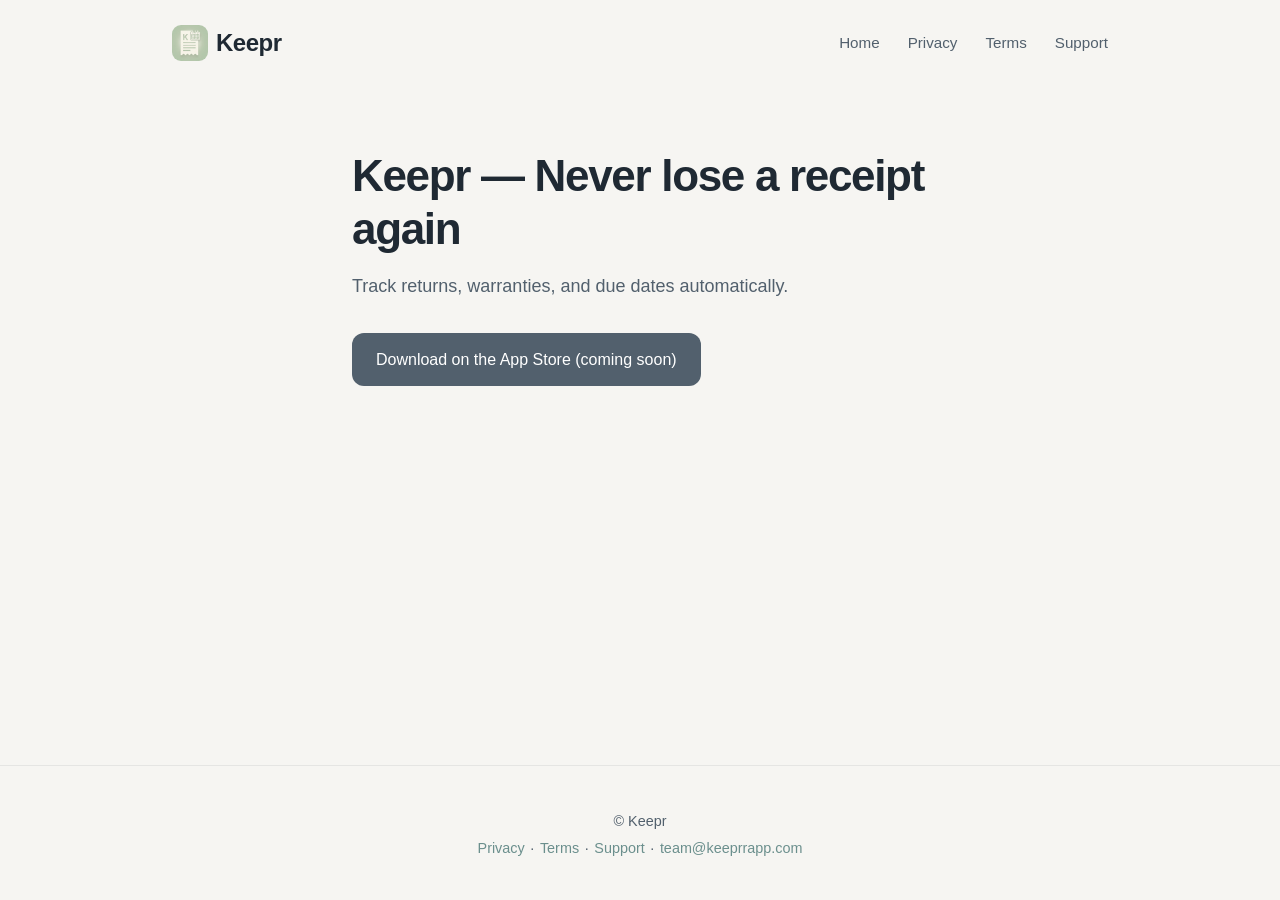
<file: index.html>
<!DOCTYPE html>
<html lang="en">
<head>
  <meta charset="UTF-8">
  <meta name="viewport" content="width=device-width, initial-scale=1">
  <title>Keepr — Never lose a receipt again</title>
  <link rel="icon" href="logo.png" type="image/png">
  <link rel="stylesheet" href="styles.css">
</head>
<body>
  <header class="site-header">
    <a href="index.html" class="site-logo"><img src="logo.png" srcset="logo.png 1x, logo@2x.png 2x" alt="" width="36" height="36">Keepr</a>
    <nav class="site-nav">
      <a href="index.html">Home</a>
      <a href="privacy.html">Privacy</a>
      <a href="terms.html">Terms</a>
      <a href="support.html">Support</a>
    </nav>
  </header>

  <main>
    <section class="hero">
      <h1>Keepr — Never lose a receipt again</h1>
      <p class="subtext">Track returns, warranties, and due dates automatically.</p>
      <a href="#" class="cta-button soon">Download on the App Store (coming soon)</a>
    </section>
  </main>

  <footer class="site-footer">
    <p>© Keepr</p>
    <nav class="footer-nav">
      <a href="privacy.html">Privacy</a>
      <span>·</span>
      <a href="terms.html">Terms</a>
      <span>·</span>
      <a href="support.html">Support</a>
      <span>·</span>
      <a href="mailto:team@keeprrapp.com">team@keeprrapp.com</a>
    </nav>
  </footer>
</body>
</html>
</file>
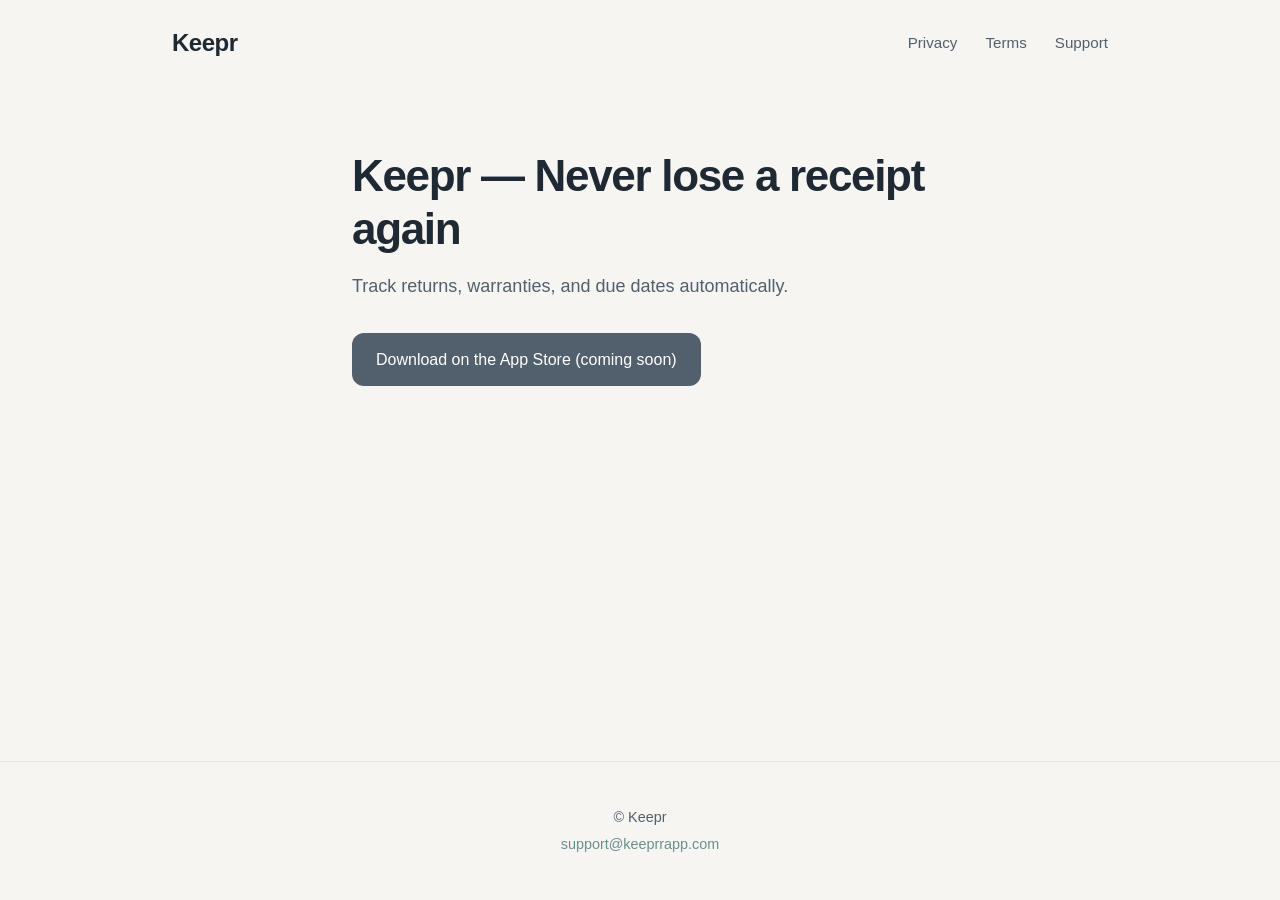
<file: public/index.html>
<!DOCTYPE html>
<html lang="en">
<head>
  <meta charset="UTF-8">
  <meta name="viewport" content="width=device-width, initial-scale=1.0">
  <title>Keepr — Never lose a receipt again</title>
  <link rel="stylesheet" href="styles.css">
</head>
<body>
  <header class="site-header">
    <a href="index.html" class="site-logo">Keepr</a>
    <nav class="site-nav">
      <a href="privacy.html">Privacy</a>
      <a href="terms.html">Terms</a>
      <a href="support.html">Support</a>
    </nav>
  </header>

  <main>
    <section class="hero">
      <h1>Keepr — Never lose a receipt again</h1>
      <p class="subtext">Track returns, warranties, and due dates automatically.</p>
      <a href="#" class="cta-button soon">Download on the App Store (coming soon)</a>
    </section>
  </main>

  <footer class="site-footer">
    <p>© Keepr</p>
    <p><a href="mailto:support@keeprrapp.com">support@keeprrapp.com</a></p>
  </footer>
</body>
</html>
</file>
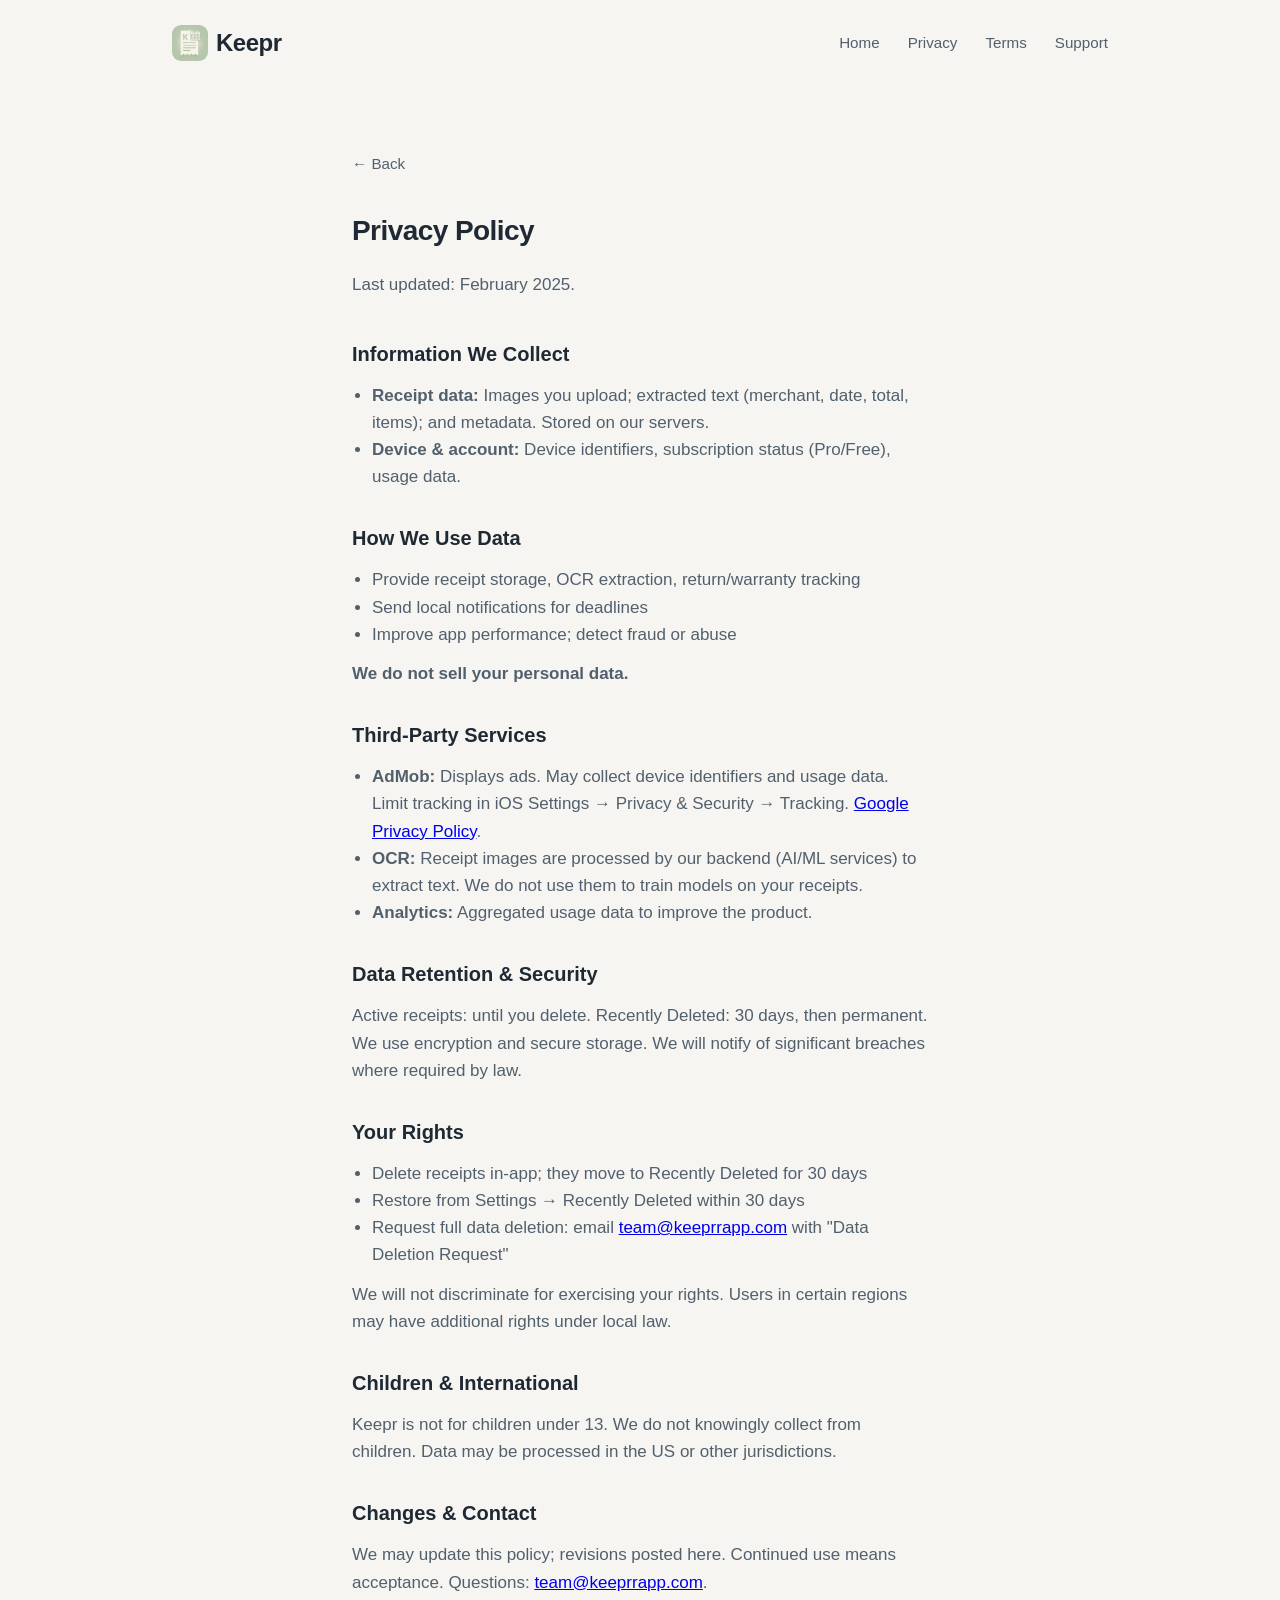
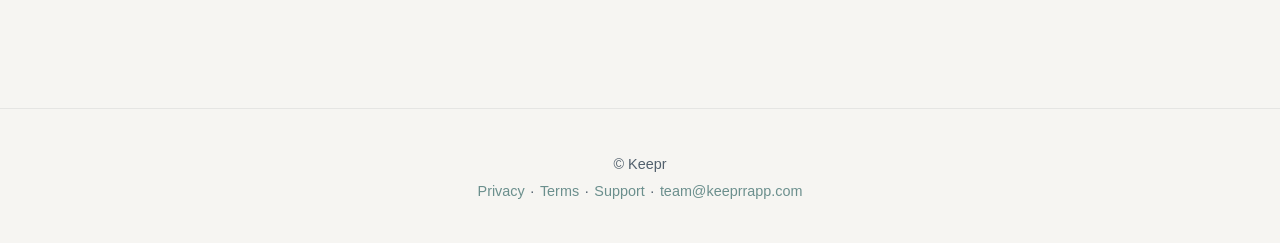
<file: privacy.html>
<!DOCTYPE html>
<html lang="en">
<head>
  <meta charset="UTF-8">
  <meta name="viewport" content="width=device-width, initial-scale=1">
  <title>Privacy Policy — Keepr</title>
  <link rel="icon" href="logo.png" type="image/png">
  <link rel="stylesheet" href="styles.css">
</head>
<body>
  <header class="site-header">
    <a href="index.html" class="site-logo"><img src="logo.png" srcset="logo.png 1x, logo@2x.png 2x" alt="" width="36" height="36">Keepr</a>
    <nav class="site-nav">
      <a href="index.html">Home</a>
      <a href="privacy.html">Privacy</a>
      <a href="terms.html">Terms</a>
      <a href="support.html">Support</a>
    </nav>
  </header>

  <main>
    <a href="index.html" class="back-link">← Back</a>

    <h1 class="page-title">Privacy Policy</h1>
    <p class="page-intro">Last updated: February 2025.</p>

    <section class="section">
      <h2>Information We Collect</h2>
      <ul>
        <li><strong>Receipt data:</strong> Images you upload; extracted text (merchant, date, total, items); and metadata. Stored on our servers.</li>
        <li><strong>Device & account:</strong> Device identifiers, subscription status (Pro/Free), usage data.</li>
      </ul>
    </section>

    <section class="section">
      <h2>How We Use Data</h2>
      <ul>
        <li>Provide receipt storage, OCR extraction, return/warranty tracking</li>
        <li>Send local notifications for deadlines</li>
        <li>Improve app performance; detect fraud or abuse</li>
      </ul>
      <p><strong>We do not sell your personal data.</strong></p>
    </section>

    <section class="section">
      <h2>Third-Party Services</h2>
      <ul>
        <li><strong>AdMob:</strong> Displays ads. May collect device identifiers and usage data. Limit tracking in iOS Settings → Privacy & Security → Tracking. <a href="https://policies.google.com/privacy" target="_blank" rel="noopener noreferrer">Google Privacy Policy</a>.</li>
        <li><strong>OCR:</strong> Receipt images are processed by our backend (AI/ML services) to extract text. We do not use them to train models on your receipts.</li>
        <li><strong>Analytics:</strong> Aggregated usage data to improve the product.</li>
      </ul>
    </section>

    <section class="section">
      <h2>Data Retention & Security</h2>
      <p>Active receipts: until you delete. Recently Deleted: 30 days, then permanent. We use encryption and secure storage. We will notify of significant breaches where required by law.</p>
    </section>

    <section class="section">
      <h2>Your Rights</h2>
      <ul>
        <li>Delete receipts in-app; they move to Recently Deleted for 30 days</li>
        <li>Restore from Settings → Recently Deleted within 30 days</li>
        <li>Request full data deletion: email <a href="mailto:team@keeprrapp.com">team@keeprrapp.com</a> with "Data Deletion Request"</li>
      </ul>
      <p>We will not discriminate for exercising your rights. Users in certain regions may have additional rights under local law.</p>
    </section>

    <section class="section">
      <h2>Children & International</h2>
      <p>Keepr is not for children under 13. We do not knowingly collect from children. Data may be processed in the US or other jurisdictions.</p>
    </section>

    <section class="section">
      <h2>Changes & Contact</h2>
      <p>We may update this policy; revisions posted here. Continued use means acceptance. Questions: <a href="mailto:team@keeprrapp.com">team@keeprrapp.com</a>.</p>
    </section>
  </main>

  <footer class="site-footer">
    <p>© Keepr</p>
    <nav class="footer-nav">
      <a href="privacy.html">Privacy</a>
      <span>·</span>
      <a href="terms.html">Terms</a>
      <span>·</span>
      <a href="support.html">Support</a>
      <span>·</span>
      <a href="mailto:team@keeprrapp.com">team@keeprrapp.com</a>
    </nav>
  </footer>
</body>
</html>
</file>
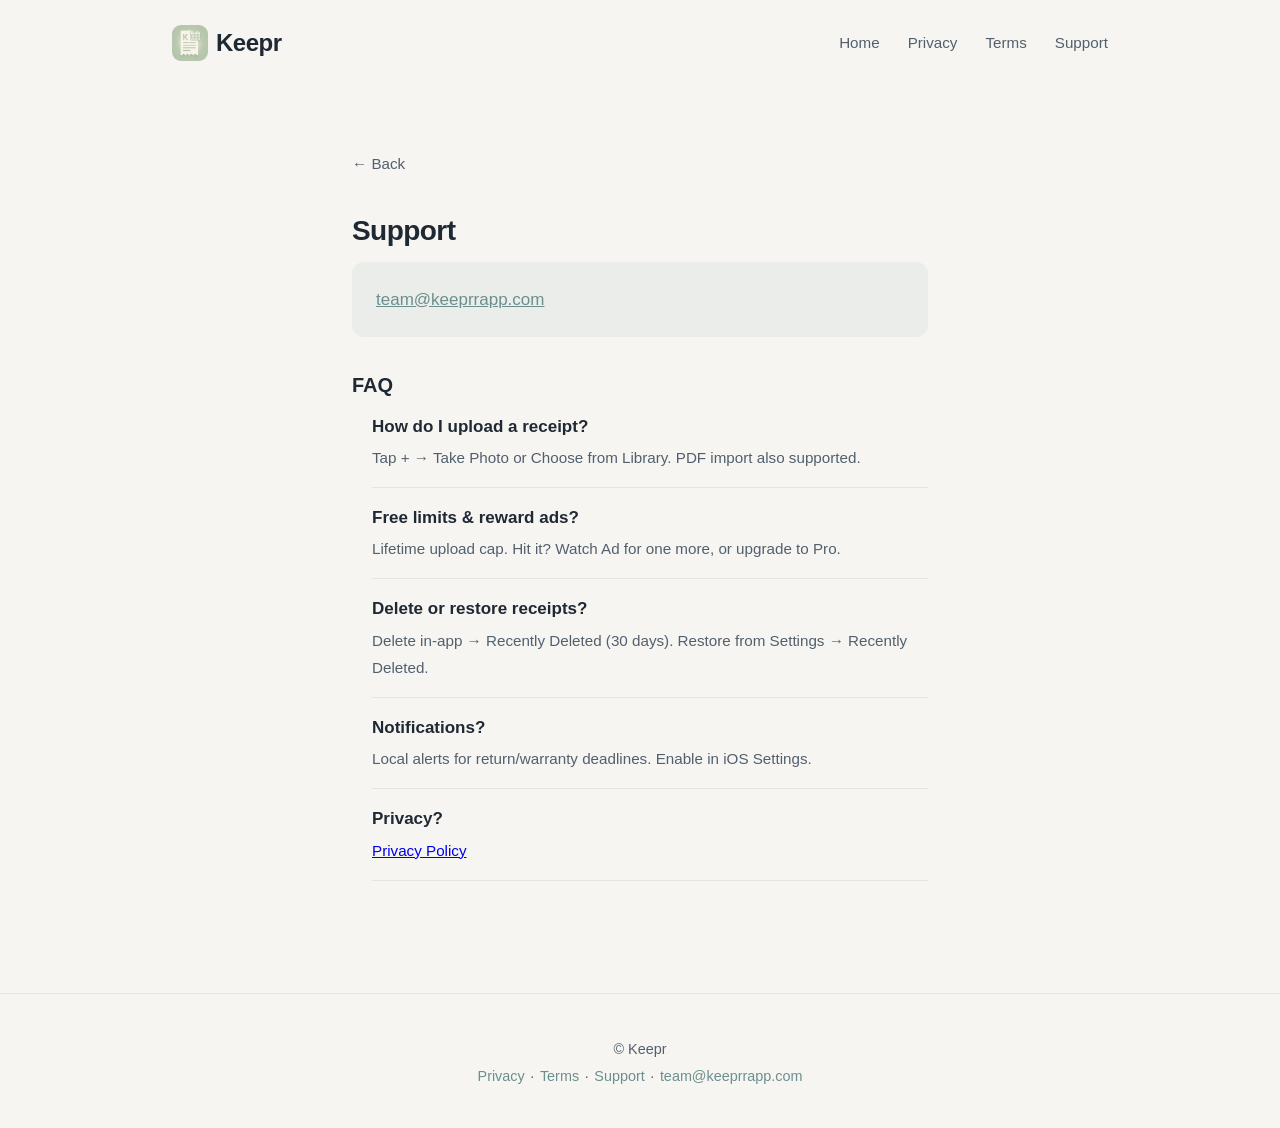
<file: support.html>
<!DOCTYPE html>
<html lang="en">
<head>
  <meta charset="UTF-8">
  <meta name="viewport" content="width=device-width, initial-scale=1">
  <title>Support — Keepr</title>
  <link rel="icon" href="logo.png" type="image/png">
  <link rel="stylesheet" href="styles.css">
</head>
<body>
  <header class="site-header">
    <a href="index.html" class="site-logo"><img src="logo.png" srcset="logo.png 1x, logo@2x.png 2x" alt="" width="36" height="36">Keepr</a>
    <nav class="site-nav">
      <a href="index.html">Home</a>
      <a href="privacy.html">Privacy</a>
      <a href="terms.html">Terms</a>
      <a href="support.html">Support</a>
    </nav>
  </header>

  <main>
    <a href="index.html" class="back-link">← Back</a>

    <h1 class="page-title">Support</h1>

    <div class="contact-block">
      <p><a href="mailto:team@keeprrapp.com">team@keeprrapp.com</a></p>
    </div>

    <section class="section">
      <h2>FAQ</h2>
      <ul class="faq-list">
        <li>
          <strong>How do I upload a receipt?</strong>
          <span>Tap + → Take Photo or Choose from Library. PDF import also supported.</span>
        </li>
        <li>
          <strong>Free limits & reward ads?</strong>
          <span>Lifetime upload cap. Hit it? Watch Ad for one more, or upgrade to Pro.</span>
        </li>
        <li>
          <strong>Delete or restore receipts?</strong>
          <span>Delete in-app → Recently Deleted (30 days). Restore from Settings → Recently Deleted.</span>
        </li>
        <li>
          <strong>Notifications?</strong>
          <span>Local alerts for return/warranty deadlines. Enable in iOS Settings.</span>
        </li>
        <li>
          <strong>Privacy?</strong>
          <span><a href="privacy.html">Privacy Policy</a></span>
        </li>
      </ul>
    </section>
  </main>

  <footer class="site-footer">
    <p>© Keepr</p>
    <nav class="footer-nav">
      <a href="privacy.html">Privacy</a>
      <span>·</span>
      <a href="terms.html">Terms</a>
      <span>·</span>
      <a href="support.html">Support</a>
      <span>·</span>
      <a href="mailto:team@keeprrapp.com">team@keeprrapp.com</a>
    </nav>
  </footer>
</body>
</html>
</file>
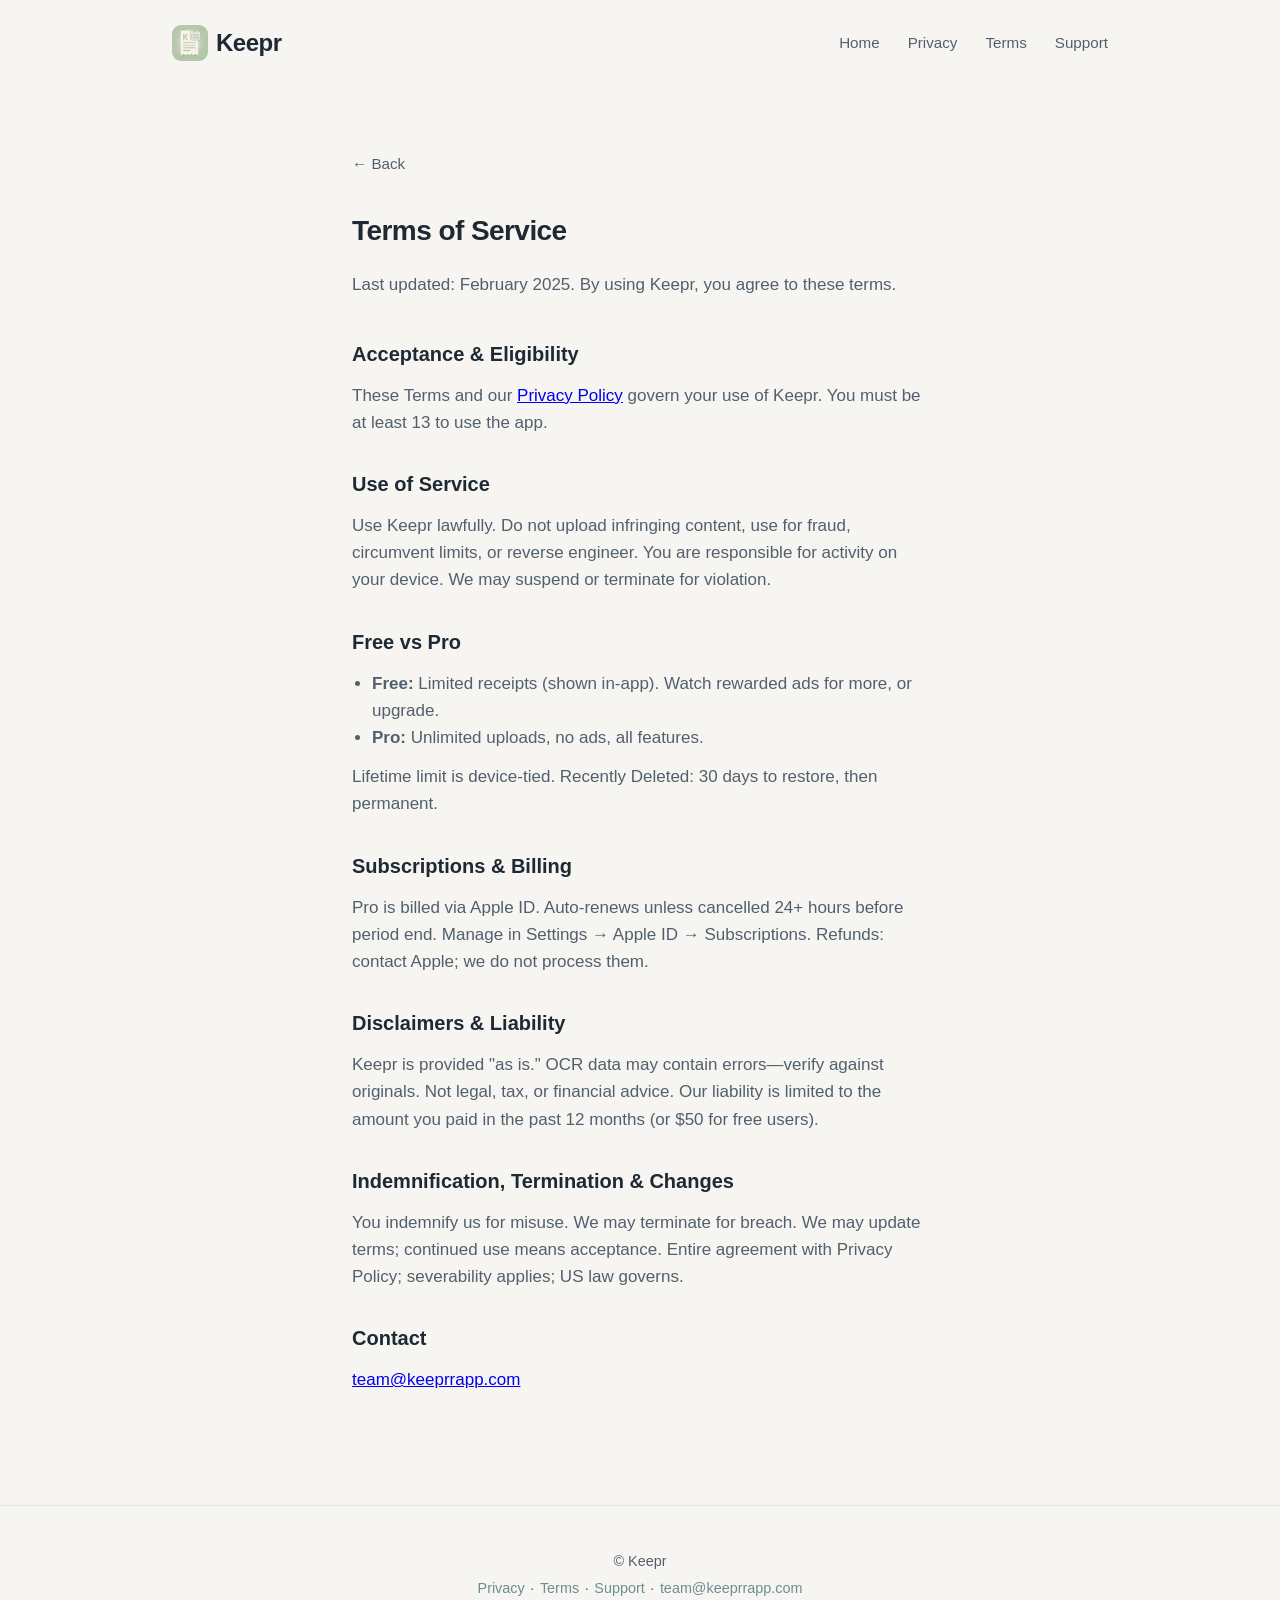
<file: terms.html>
<!DOCTYPE html>
<html lang="en">
<head>
  <meta charset="UTF-8">
  <meta name="viewport" content="width=device-width, initial-scale=1">
  <title>Terms of Service — Keepr</title>
  <link rel="icon" href="logo.png" type="image/png">
  <link rel="stylesheet" href="styles.css">
</head>
<body>
  <header class="site-header">
    <a href="index.html" class="site-logo"><img src="logo.png" srcset="logo.png 1x, logo@2x.png 2x" alt="" width="36" height="36">Keepr</a>
    <nav class="site-nav">
      <a href="index.html">Home</a>
      <a href="privacy.html">Privacy</a>
      <a href="terms.html">Terms</a>
      <a href="support.html">Support</a>
    </nav>
  </header>

  <main>
    <a href="index.html" class="back-link">← Back</a>

    <h1 class="page-title">Terms of Service</h1>
    <p class="page-intro">Last updated: February 2025. By using Keepr, you agree to these terms.</p>

    <section class="section">
      <h2>Acceptance & Eligibility</h2>
      <p>These Terms and our <a href="privacy.html">Privacy Policy</a> govern your use of Keepr. You must be at least 13 to use the app.</p>
    </section>

    <section class="section">
      <h2>Use of Service</h2>
      <p>Use Keepr lawfully. Do not upload infringing content, use for fraud, circumvent limits, or reverse engineer. You are responsible for activity on your device. We may suspend or terminate for violation.</p>
    </section>

    <section class="section">
      <h2>Free vs Pro</h2>
      <ul>
        <li><strong>Free:</strong> Limited receipts (shown in-app). Watch rewarded ads for more, or upgrade.</li>
        <li><strong>Pro:</strong> Unlimited uploads, no ads, all features.</li>
      </ul>
      <p>Lifetime limit is device-tied. Recently Deleted: 30 days to restore, then permanent.</p>
    </section>

    <section class="section">
      <h2>Subscriptions & Billing</h2>
      <p>Pro is billed via Apple ID. Auto-renews unless cancelled 24+ hours before period end. Manage in Settings → Apple ID → Subscriptions. Refunds: contact Apple; we do not process them.</p>
    </section>

    <section class="section">
      <h2>Disclaimers & Liability</h2>
      <p>Keepr is provided "as is." OCR data may contain errors—verify against originals. Not legal, tax, or financial advice. Our liability is limited to the amount you paid in the past 12 months (or $50 for free users).</p>
    </section>

    <section class="section">
      <h2>Indemnification, Termination & Changes</h2>
      <p>You indemnify us for misuse. We may terminate for breach. We may update terms; continued use means acceptance. Entire agreement with Privacy Policy; severability applies; US law governs.</p>
    </section>

    <section class="section">
      <h2>Contact</h2>
      <p><a href="mailto:team@keeprrapp.com">team@keeprrapp.com</a></p>
    </section>
  </main>

  <footer class="site-footer">
    <p>© Keepr</p>
    <nav class="footer-nav">
      <a href="privacy.html">Privacy</a>
      <span>·</span>
      <a href="terms.html">Terms</a>
      <span>·</span>
      <a href="support.html">Support</a>
      <span>·</span>
      <a href="mailto:team@keeprrapp.com">team@keeprrapp.com</a>
    </nav>
  </footer>
</body>
</html>
</file>
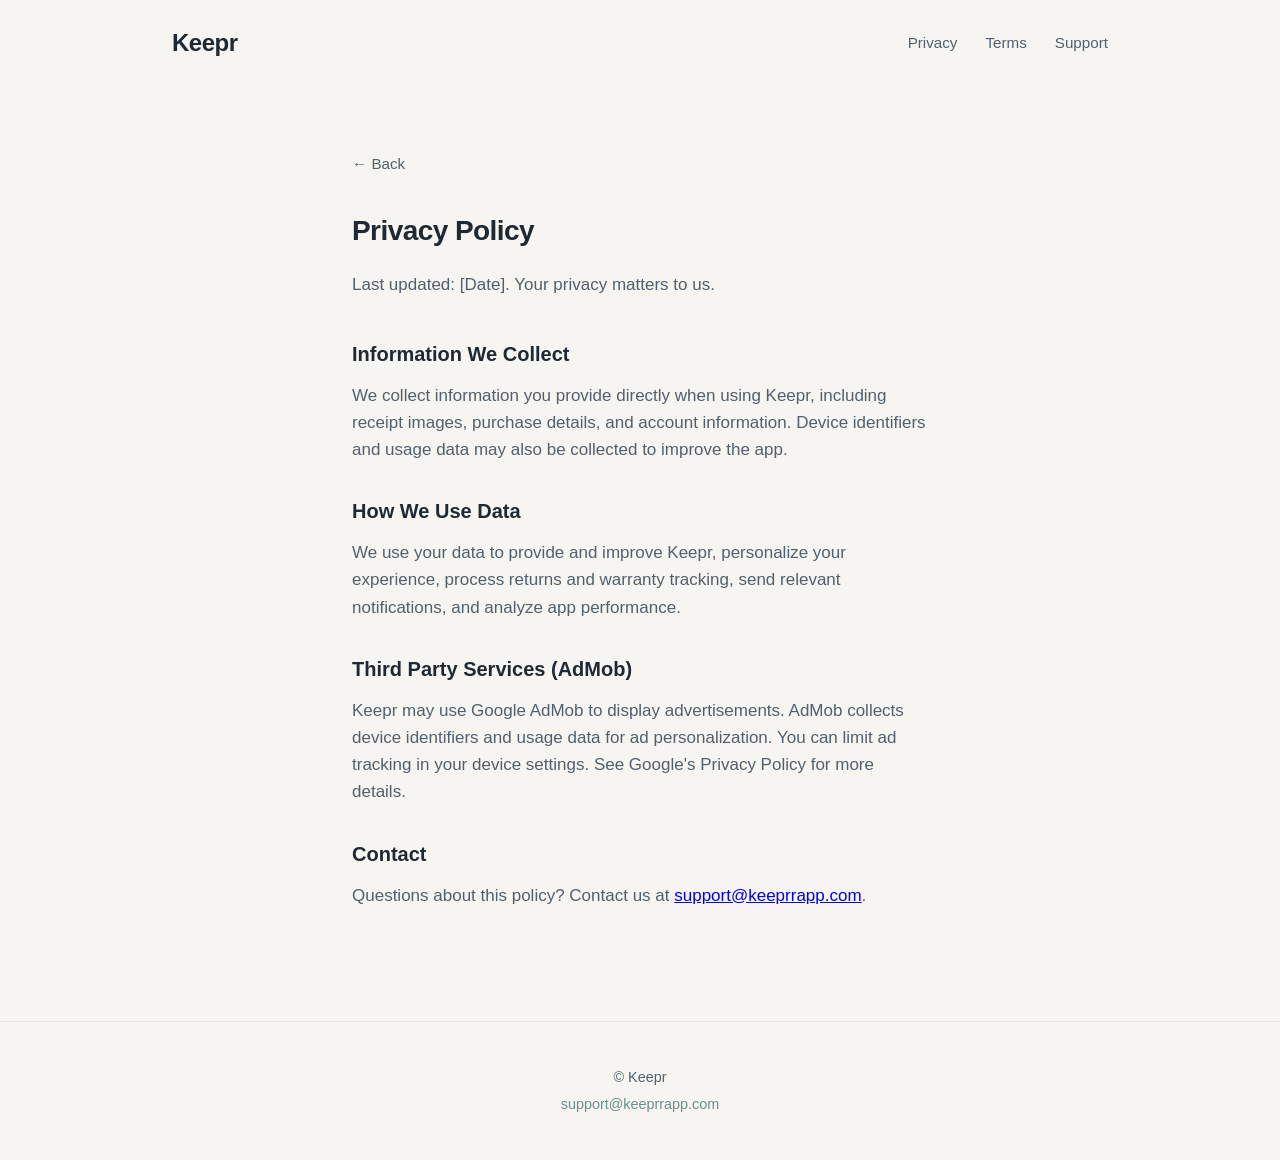
<file: public/privacy.html>
<!DOCTYPE html>
<html lang="en">
<head>
  <meta charset="UTF-8">
  <meta name="viewport" content="width=device-width, initial-scale=1.0">
  <title>Privacy Policy — Keepr</title>
  <link rel="stylesheet" href="styles.css">
</head>
<body>
  <header class="site-header">
    <a href="index.html" class="site-logo">Keepr</a>
    <nav class="site-nav">
      <a href="privacy.html">Privacy</a>
      <a href="terms.html">Terms</a>
      <a href="support.html">Support</a>
    </nav>
  </header>

  <main>
    <a href="index.html" class="back-link">← Back</a>

    <h1 class="page-title">Privacy Policy</h1>
    <p class="page-intro">Last updated: [Date]. Your privacy matters to us.</p>

    <section class="section">
      <h2>Information We Collect</h2>
      <p>We collect information you provide directly when using Keepr, including receipt images, purchase details, and account information. Device identifiers and usage data may also be collected to improve the app.</p>
    </section>

    <section class="section">
      <h2>How We Use Data</h2>
      <p>We use your data to provide and improve Keepr, personalize your experience, process returns and warranty tracking, send relevant notifications, and analyze app performance.</p>
    </section>

    <section class="section">
      <h2>Third Party Services (AdMob)</h2>
      <p>Keepr may use Google AdMob to display advertisements. AdMob collects device identifiers and usage data for ad personalization. You can limit ad tracking in your device settings. See Google's Privacy Policy for more details.</p>
    </section>

    <section class="section">
      <h2>Contact</h2>
      <p>Questions about this policy? Contact us at <a href="mailto:support@keeprrapp.com">support@keeprrapp.com</a>.</p>
    </section>
  </main>

  <footer class="site-footer">
    <p>© Keepr</p>
    <p><a href="mailto:support@keeprrapp.com">support@keeprrapp.com</a></p>
  </footer>
</body>
</html>
</file>
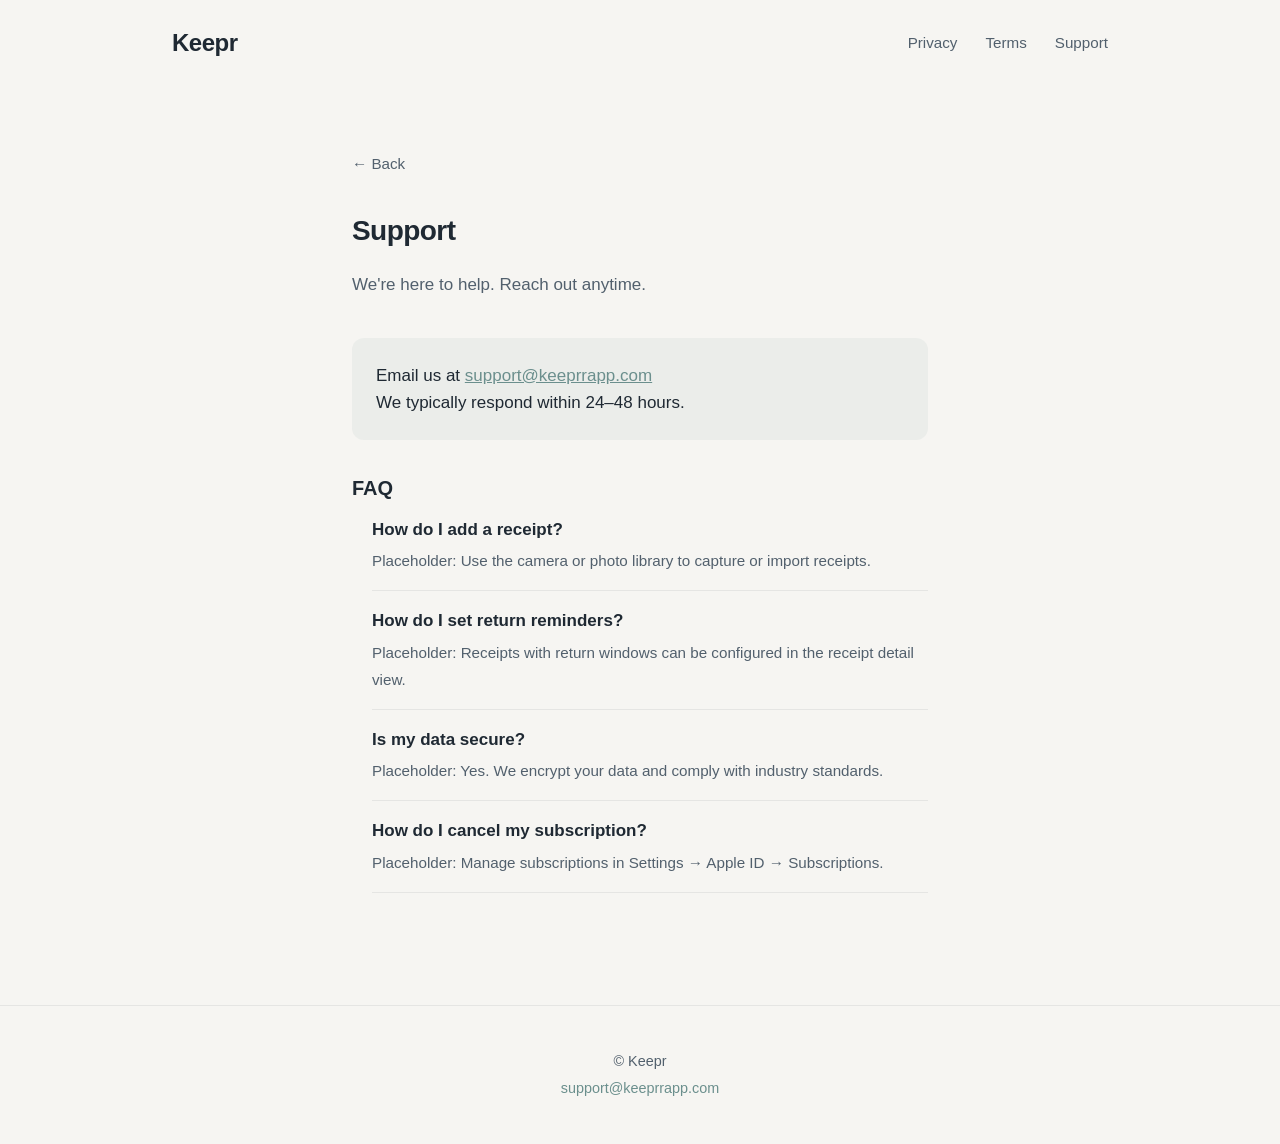
<file: public/support.html>
<!DOCTYPE html>
<html lang="en">
<head>
  <meta charset="UTF-8">
  <meta name="viewport" content="width=device-width, initial-scale=1.0">
  <title>Support — Keepr</title>
  <link rel="stylesheet" href="styles.css">
</head>
<body>
  <header class="site-header">
    <a href="index.html" class="site-logo">Keepr</a>
    <nav class="site-nav">
      <a href="privacy.html">Privacy</a>
      <a href="terms.html">Terms</a>
      <a href="support.html">Support</a>
    </nav>
  </header>

  <main>
    <a href="index.html" class="back-link">← Back</a>

    <h1 class="page-title">Support</h1>
    <p class="page-intro">We're here to help. Reach out anytime.</p>

    <div class="contact-block">
      <p>Email us at <a href="mailto:support@keeprrapp.com">support@keeprrapp.com</a></p>
      <p>We typically respond within 24–48 hours.</p>
    </div>

    <section class="section">
      <h2>FAQ</h2>
      <ul class="faq-list">
        <li>
          <strong>How do I add a receipt?</strong>
          <span>Placeholder: Use the camera or photo library to capture or import receipts.</span>
        </li>
        <li>
          <strong>How do I set return reminders?</strong>
          <span>Placeholder: Receipts with return windows can be configured in the receipt detail view.</span>
        </li>
        <li>
          <strong>Is my data secure?</strong>
          <span>Placeholder: Yes. We encrypt your data and comply with industry standards.</span>
        </li>
        <li>
          <strong>How do I cancel my subscription?</strong>
          <span>Placeholder: Manage subscriptions in Settings → Apple ID → Subscriptions.</span>
        </li>
      </ul>
    </section>
  </main>

  <footer class="site-footer">
    <p>© Keepr</p>
    <p><a href="mailto:support@keeprrapp.com">support@keeprrapp.com</a></p>
  </footer>
</body>
</html>
</file>
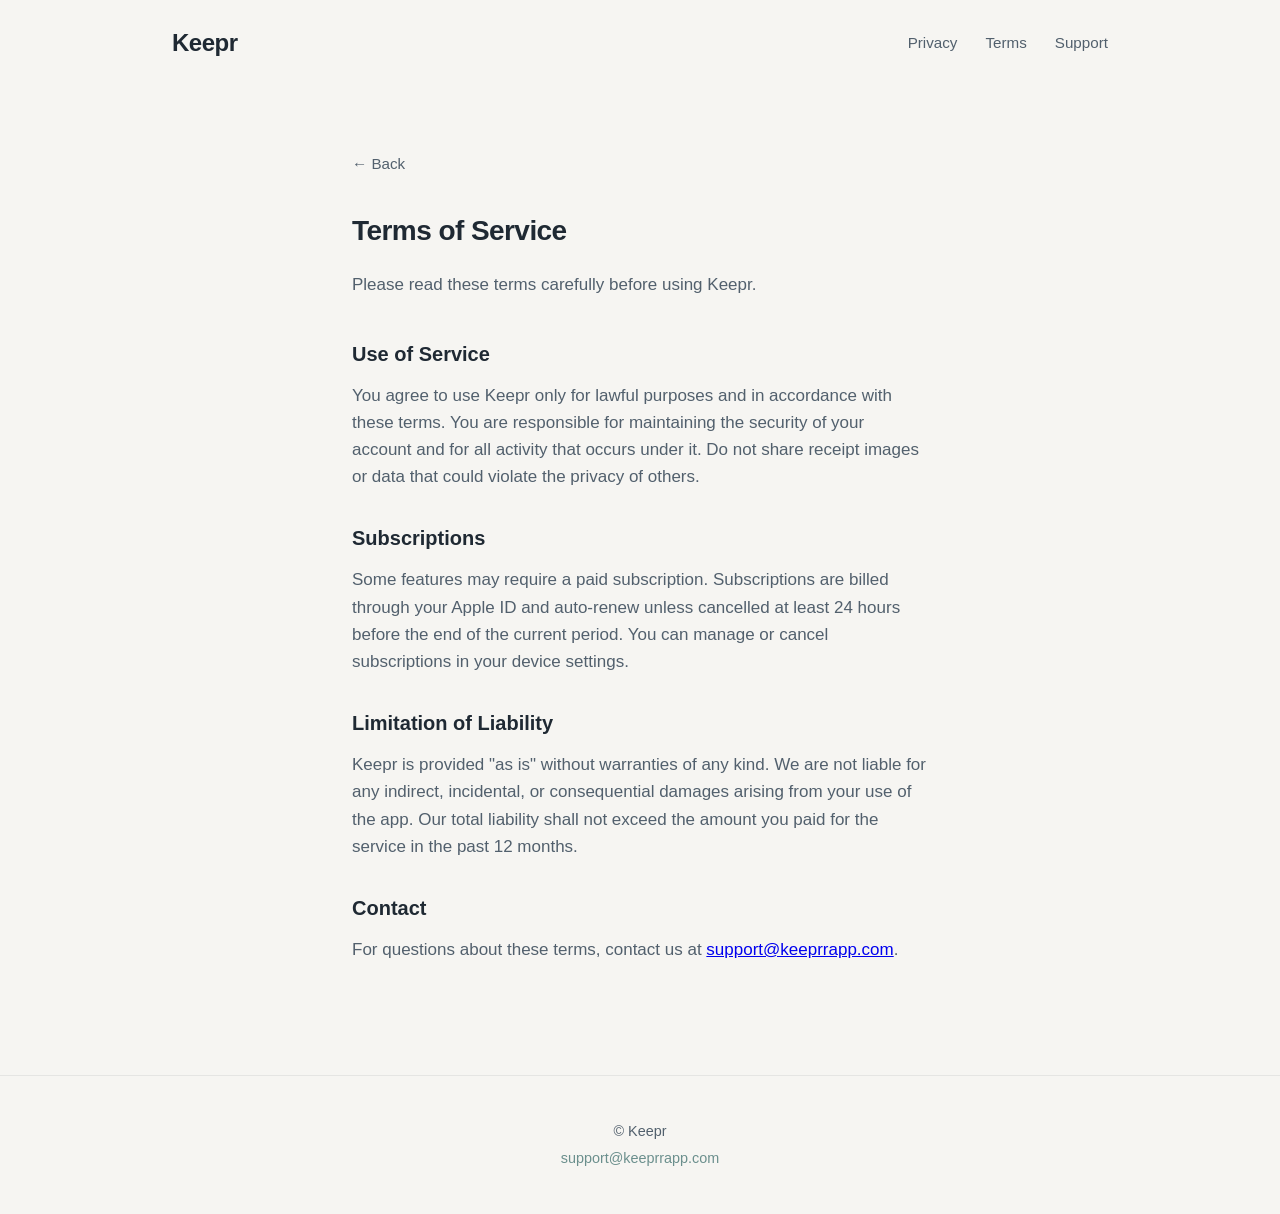
<file: public/terms.html>
<!DOCTYPE html>
<html lang="en">
<head>
  <meta charset="UTF-8">
  <meta name="viewport" content="width=device-width, initial-scale=1.0">
  <title>Terms of Service — Keepr</title>
  <link rel="stylesheet" href="styles.css">
</head>
<body>
  <header class="site-header">
    <a href="index.html" class="site-logo">Keepr</a>
    <nav class="site-nav">
      <a href="privacy.html">Privacy</a>
      <a href="terms.html">Terms</a>
      <a href="support.html">Support</a>
    </nav>
  </header>

  <main>
    <a href="index.html" class="back-link">← Back</a>

    <h1 class="page-title">Terms of Service</h1>
    <p class="page-intro">Please read these terms carefully before using Keepr.</p>

    <section class="section">
      <h2>Use of Service</h2>
      <p>You agree to use Keepr only for lawful purposes and in accordance with these terms. You are responsible for maintaining the security of your account and for all activity that occurs under it. Do not share receipt images or data that could violate the privacy of others.</p>
    </section>

    <section class="section">
      <h2>Subscriptions</h2>
      <p>Some features may require a paid subscription. Subscriptions are billed through your Apple ID and auto-renew unless cancelled at least 24 hours before the end of the current period. You can manage or cancel subscriptions in your device settings.</p>
    </section>

    <section class="section">
      <h2>Limitation of Liability</h2>
      <p>Keepr is provided "as is" without warranties of any kind. We are not liable for any indirect, incidental, or consequential damages arising from your use of the app. Our total liability shall not exceed the amount you paid for the service in the past 12 months.</p>
    </section>

    <section class="section">
      <h2>Contact</h2>
      <p>For questions about these terms, contact us at <a href="mailto:support@keeprrapp.com">support@keeprrapp.com</a>.</p>
    </section>
  </main>

  <footer class="site-footer">
    <p>© Keepr</p>
    <p><a href="mailto:support@keeprrapp.com">support@keeprrapp.com</a></p>
  </footer>
</body>
</html>
</file>
<file: styles.css>
/* Keepr — minimal, modern, Apple-like */
:root {
  --bg: #F6F5F2;
  --primary: #6B8F8D;
  --text: #1F2933;
  --text-muted: #52606D;
  --transition: 0.2s ease;
}

*,
*::before,
*::after {
  box-sizing: border-box;
}

body {
  margin: 0;
  font-family: -apple-system, BlinkMacSystemFont, "Segoe UI", Roboto, "Helvetica Neue", Arial, sans-serif;
  font-size: 17px;
  line-height: 1.6;
  color: var(--text);
  background: var(--bg);
  min-height: 100vh;
  display: flex;
  flex-direction: column;
  -webkit-font-smoothing: antialiased;
}

/* Header */
.site-header {
  padding: 1.25rem 1.5rem;
  display: flex;
  align-items: center;
  justify-content: space-between;
  max-width: 1000px;
  margin: 0 auto;
  width: 100%;
}

.site-logo {
  display: flex;
  align-items: center;
  gap: 0.5rem;
  font-size: 1.5rem;
  font-weight: 600;
  color: var(--text);
  text-decoration: none;
  letter-spacing: -0.02em;
}

.site-logo img {
  width: 36px;
  height: 36px;
  border-radius: 9px;
}

.site-nav {
  display: flex;
  gap: 1.75rem;
}

.site-nav a {
  color: var(--text-muted);
  text-decoration: none;
  font-size: 0.95rem;
  transition: color var(--transition);
}

.site-nav a:hover {
  color: var(--primary);
}

/* Main content */
main {
  flex: 1;
  padding: 3rem 1.5rem 4rem;
  max-width: 640px;
  margin: 0 auto;
  width: 100%;
}

/* Hero section */
.hero h1 {
  font-size: clamp(2rem, 5vw, 2.75rem);
  font-weight: 600;
  letter-spacing: -0.03em;
  line-height: 1.2;
  margin: 0 0 1rem;
}

.hero .subtext {
  font-size: 1.125rem;
  color: var(--text-muted);
  margin: 0 0 2rem;
}

.cta-button {
  display: inline-block;
  padding: 0.875rem 1.5rem;
  background: var(--primary);
  color: white;
  text-decoration: none;
  font-size: 1rem;
  font-weight: 500;
  border-radius: 12px;
  transition: opacity var(--transition), transform var(--transition);
}

.cta-button:hover {
  opacity: 0.9;
  transform: translateY(-1px);
}

.cta-button.soon {
  background: var(--text-muted);
  cursor: not-allowed;
  pointer-events: none;
}

/* Legal / info pages */
.page-title {
  font-size: 1.75rem;
  font-weight: 600;
  letter-spacing: -0.02em;
  margin: 0 0 0.5rem;
}

.page-intro {
  color: var(--text-muted);
  margin-bottom: 2.5rem;
}

.section {
  margin-bottom: 2rem;
}

.section h2 {
  font-size: 1.25rem;
  font-weight: 600;
  margin: 0 0 0.75rem;
  color: var(--text);
}

.section p {
  margin: 0 0 0.75rem;
  color: var(--text-muted);
}

.section p:last-child {
  margin-bottom: 0;
}

.section ul {
  margin: 0 0 0.75rem;
  padding-left: 1.25rem;
  color: var(--text-muted);
}

/* Footer */
.site-footer {
  padding: 2rem 1.5rem;
  text-align: center;
  color: var(--text-muted);
  font-size: 0.9rem;
  border-top: 1px solid rgba(31, 41, 51, 0.08);
}

.site-footer p {
  margin: 0.25rem 0;
}

.site-footer a {
  color: var(--primary);
  text-decoration: none;
}

.site-footer a:hover {
  text-decoration: underline;
}

.footer-nav {
  display: flex;
  flex-wrap: wrap;
  justify-content: center;
  align-items: center;
  gap: 0.35rem;
  margin-top: 0.25rem;
}

.footer-nav span {
  color: var(--text-muted);
  user-select: none;
}

/* Back link */
.back-link {
  display: inline-flex;
  align-items: center;
  gap: 0.35rem;
  color: var(--text-muted);
  text-decoration: none;
  font-size: 0.95rem;
  margin-bottom: 2rem;
  transition: color var(--transition);
}

.back-link:hover {
  color: var(--primary);
}

/* FAQ placeholder */
.faq-list {
  list-style: none;
  padding: 0;
  margin: 0;
}

.faq-list li {
  padding: 1rem 0;
  border-bottom: 1px solid rgba(31, 41, 51, 0.08);
}

.faq-list li:first-child {
  padding-top: 0;
}

.faq-list strong {
  display: block;
  margin-bottom: 0.25rem;
  color: var(--text);
}

.faq-list span {
  color: var(--text-muted);
  font-size: 0.95rem;
}

/* Support contact block */
.contact-block {
  background: rgba(107, 143, 141, 0.08);
  padding: 1.5rem;
  border-radius: 12px;
  margin-bottom: 2rem;
}

.contact-block p {
  margin: 0;
  color: var(--text);
}

.contact-block a {
  color: var(--primary);
  font-weight: 500;
}

/* Responsive */
@media (min-width: 600px) {
  .site-header {
    padding: 1.5rem 2rem;
  }

  main {
    padding: 4rem 2rem 5rem;
  }

  .site-footer {
    padding: 2.5rem 2rem;
  }
}

@media (max-width: 400px) {
  .site-nav {
    gap: 1.25rem;
    font-size: 0.9rem;
  }
}
</file>
<file: public/styles.css>
/* Keepr — minimal, modern, Apple-like */
:root {
  --bg: #F6F5F2;
  --primary: #6B8F8D;
  --text: #1F2933;
  --text-muted: #52606D;
  --transition: 0.2s ease;
}

*,
*::before,
*::after {
  box-sizing: border-box;
}

body {
  margin: 0;
  font-family: -apple-system, BlinkMacSystemFont, "Segoe UI", Roboto, "Helvetica Neue", Arial, sans-serif;
  font-size: 17px;
  line-height: 1.6;
  color: var(--text);
  background: var(--bg);
  min-height: 100vh;
  display: flex;
  flex-direction: column;
  -webkit-font-smoothing: antialiased;
}

/* Header */
.site-header {
  padding: 1.25rem 1.5rem;
  display: flex;
  align-items: center;
  justify-content: space-between;
  max-width: 1000px;
  margin: 0 auto;
  width: 100%;
}

.site-logo {
  font-size: 1.5rem;
  font-weight: 600;
  color: var(--text);
  text-decoration: none;
  letter-spacing: -0.02em;
}

.site-nav {
  display: flex;
  gap: 1.75rem;
}

.site-nav a {
  color: var(--text-muted);
  text-decoration: none;
  font-size: 0.95rem;
  transition: color var(--transition);
}

.site-nav a:hover {
  color: var(--primary);
}

/* Main content */
main {
  flex: 1;
  padding: 3rem 1.5rem 4rem;
  max-width: 640px;
  margin: 0 auto;
  width: 100%;
}

/* Hero section */
.hero h1 {
  font-size: clamp(2rem, 5vw, 2.75rem);
  font-weight: 600;
  letter-spacing: -0.03em;
  line-height: 1.2;
  margin: 0 0 1rem;
}

.hero .subtext {
  font-size: 1.125rem;
  color: var(--text-muted);
  margin: 0 0 2rem;
}

.cta-button {
  display: inline-block;
  padding: 0.875rem 1.5rem;
  background: var(--primary);
  color: white;
  text-decoration: none;
  font-size: 1rem;
  font-weight: 500;
  border-radius: 12px;
  transition: opacity var(--transition), transform var(--transition);
}

.cta-button:hover {
  opacity: 0.9;
  transform: translateY(-1px);
}

.cta-button.soon {
  background: var(--text-muted);
  cursor: not-allowed;
  pointer-events: none;
}

/* Legal / info pages */
.page-title {
  font-size: 1.75rem;
  font-weight: 600;
  letter-spacing: -0.02em;
  margin: 0 0 0.5rem;
}

.page-intro {
  color: var(--text-muted);
  margin-bottom: 2.5rem;
}

.section {
  margin-bottom: 2rem;
}

.section h2 {
  font-size: 1.25rem;
  font-weight: 600;
  margin: 0 0 0.75rem;
  color: var(--text);
}

.section p {
  margin: 0 0 0.75rem;
  color: var(--text-muted);
}

.section p:last-child {
  margin-bottom: 0;
}

.section ul {
  margin: 0 0 0.75rem;
  padding-left: 1.25rem;
  color: var(--text-muted);
}

/* Footer */
.site-footer {
  padding: 2rem 1.5rem;
  text-align: center;
  color: var(--text-muted);
  font-size: 0.9rem;
  border-top: 1px solid rgba(31, 41, 51, 0.08);
}

.site-footer p {
  margin: 0.25rem 0;
}

.site-footer a {
  color: var(--primary);
  text-decoration: none;
}

.site-footer a:hover {
  text-decoration: underline;
}

/* Back link */
.back-link {
  display: inline-flex;
  align-items: center;
  gap: 0.35rem;
  color: var(--text-muted);
  text-decoration: none;
  font-size: 0.95rem;
  margin-bottom: 2rem;
  transition: color var(--transition);
}

.back-link:hover {
  color: var(--primary);
}

/* FAQ placeholder */
.faq-list {
  list-style: none;
  padding: 0;
  margin: 0;
}

.faq-list li {
  padding: 1rem 0;
  border-bottom: 1px solid rgba(31, 41, 51, 0.08);
}

.faq-list li:first-child {
  padding-top: 0;
}

.faq-list strong {
  display: block;
  margin-bottom: 0.25rem;
  color: var(--text);
}

.faq-list span {
  color: var(--text-muted);
  font-size: 0.95rem;
}

/* Support contact block */
.contact-block {
  background: rgba(107, 143, 141, 0.08);
  padding: 1.5rem;
  border-radius: 12px;
  margin-bottom: 2rem;
}

.contact-block p {
  margin: 0;
  color: var(--text);
}

.contact-block a {
  color: var(--primary);
  font-weight: 500;
}

/* Responsive */
@media (min-width: 600px) {
  .site-header {
    padding: 1.5rem 2rem;
  }

  main {
    padding: 4rem 2rem 5rem;
  }

  .site-footer {
    padding: 2.5rem 2rem;
  }
}

@media (max-width: 400px) {
  .site-nav {
    gap: 1.25rem;
    font-size: 0.9rem;
  }
}
</file>
